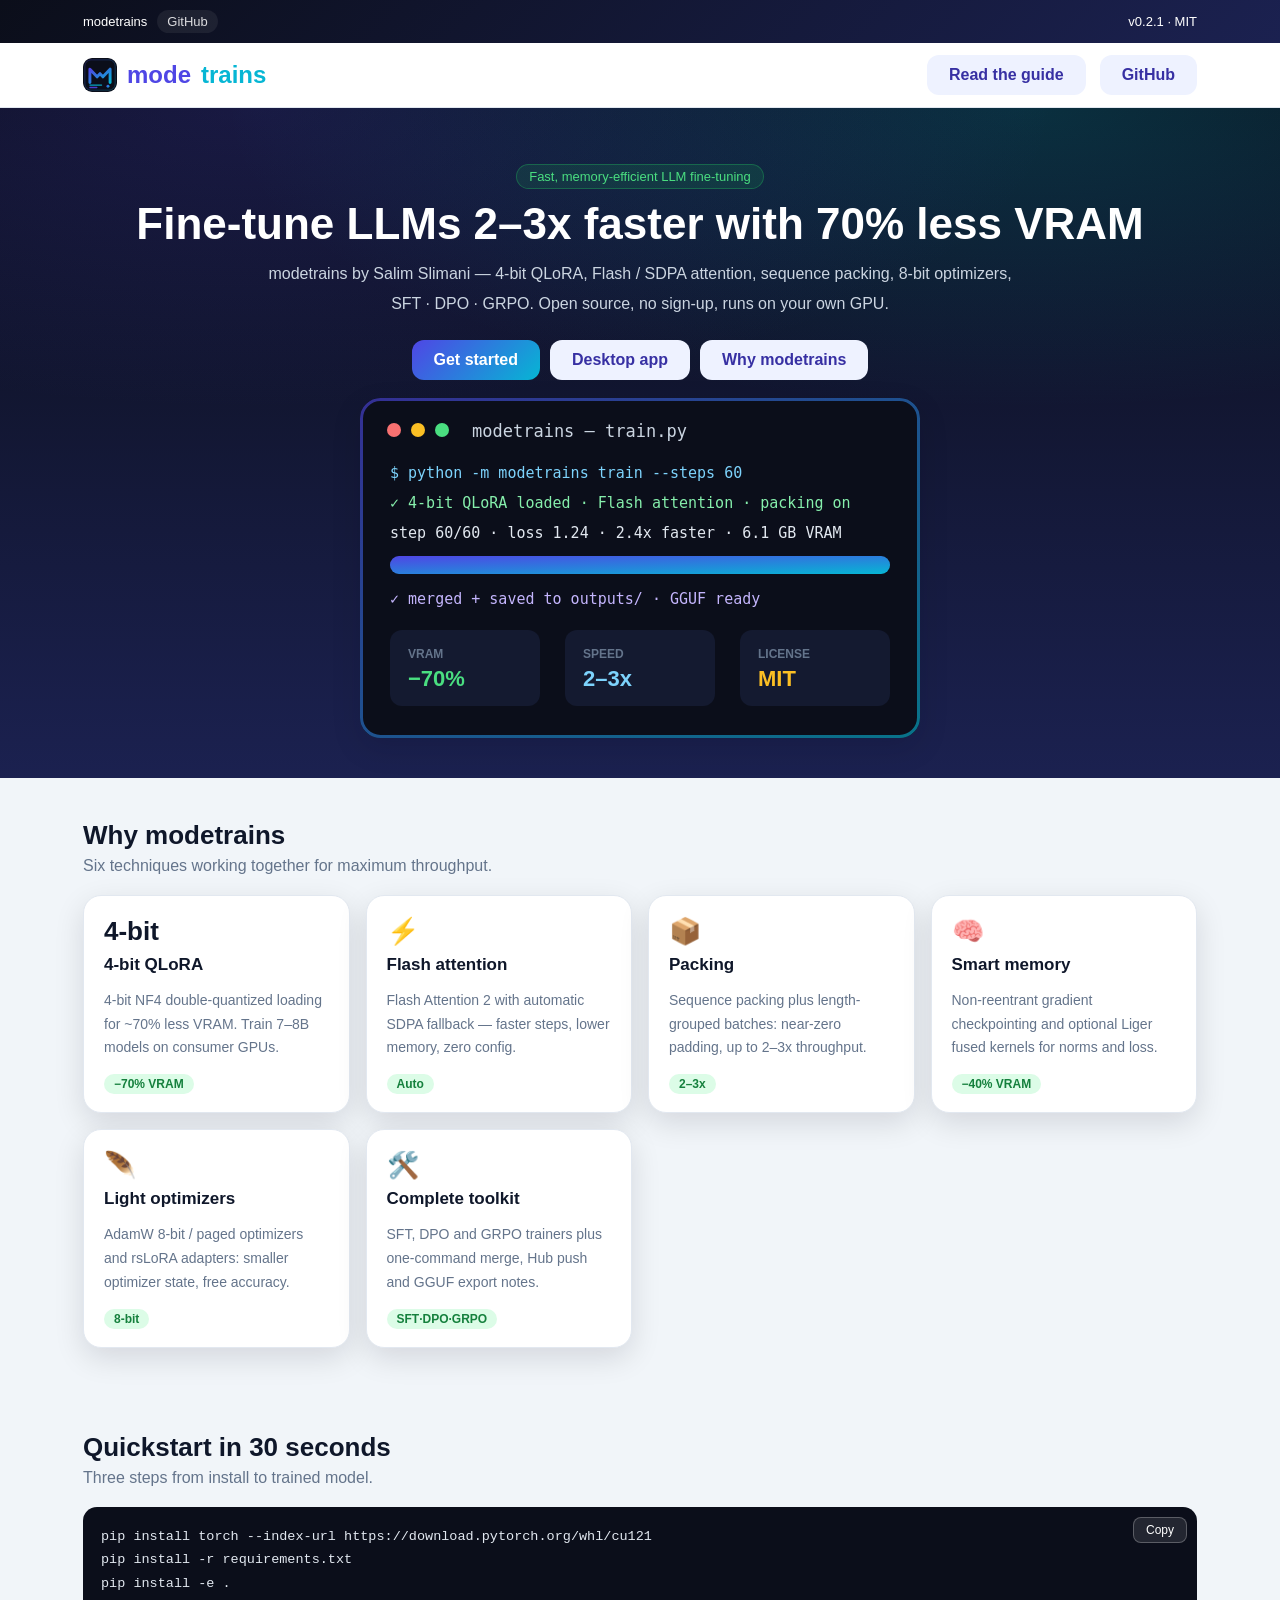
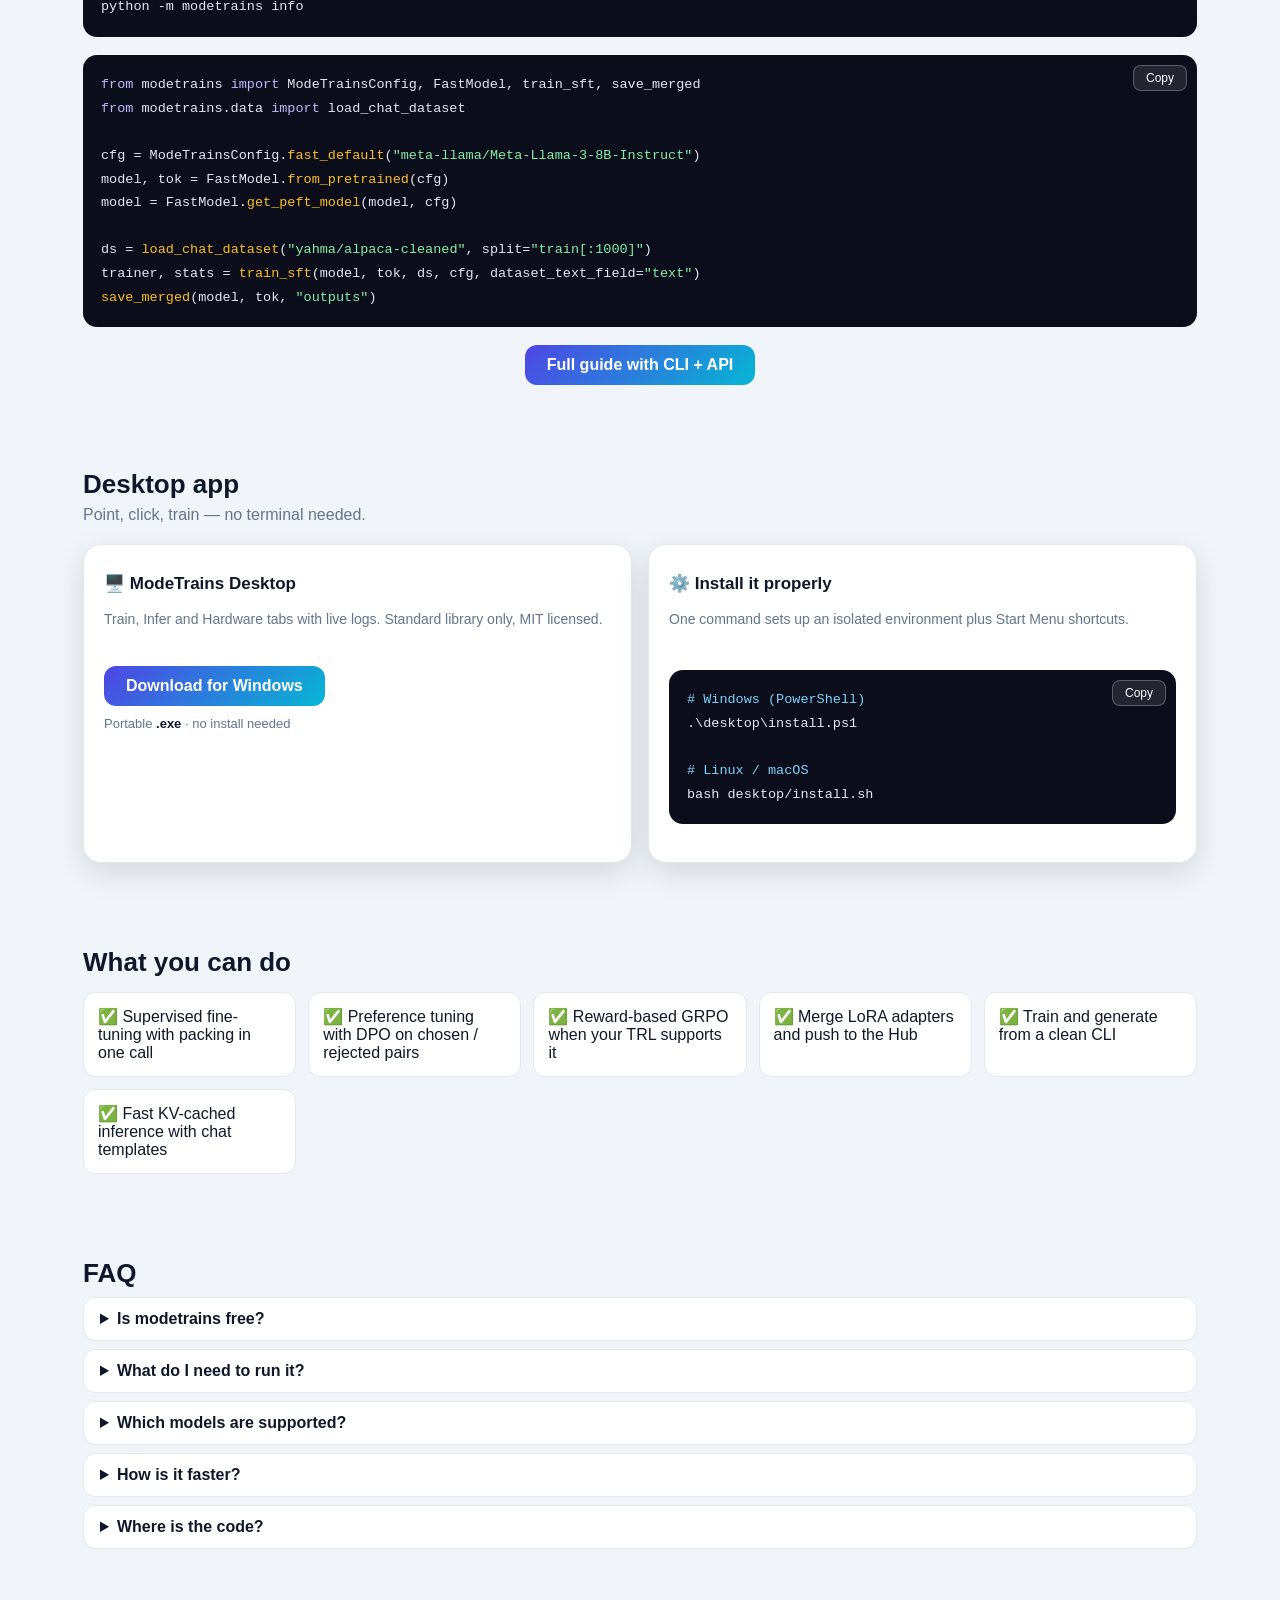
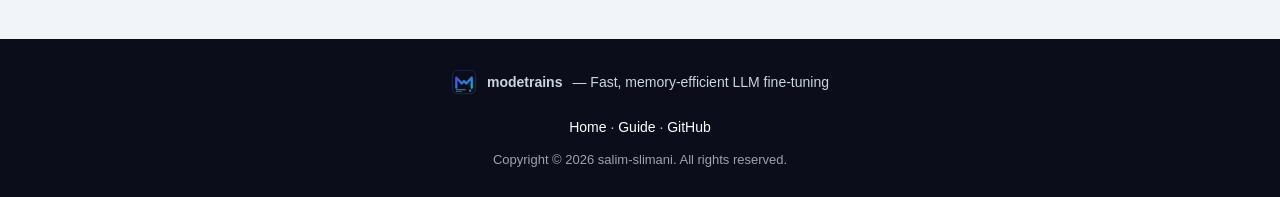
<file: docs/index.html>
<!DOCTYPE html>
<html lang="en">
<head>
<meta charset="utf-8"><meta name="viewport" content="width=device-width,initial-scale=1">
<title>modetrains — Fast, Memory-Efficient LLM Fine-Tuning</title>
<meta name="description" content="modetrains by Salim Slimani — fast, memory-efficient LLM fine-tuning. 4-bit QLoRA, Flash attention, sequence packing, SFT/DPO/GRPO.">
<link rel="icon" href="assets/logo.svg" type="image/svg+xml">
<link rel="stylesheet" href="css/style.css">
</head>
<body>
<div class="topbar"><div class="wrap">
<div class="sites"><span>modetrains</span><a href="https://github.com/salim-studio/modetrains">GitHub</a></div>
<div>v0.2.1 · MIT</div>
</div></div>
<header class="nav"><div class="wrap">
<a class="logo" href="index.html"><img src="assets/logo.svg" alt="modetrains logo">mode<span>trains</span></a>
<div class="navlinks">
<a class="btn ghost" href="guide.html">Read the guide</a>
<a class="btn ghost" href="https://github.com/salim-studio/modetrains">GitHub</a>
</div></div></header>
<section class="hero"><div class="wrap">
<span class="badge">Fast, memory-efficient LLM fine-tuning</span>
<h1>Fine-tune LLMs 2–3x faster with 70% less VRAM</h1>
<p>modetrains by Salim Slimani — 4-bit QLoRA, Flash / SDPA attention, sequence packing, 8-bit optimizers, SFT · DPO · GRPO. Open source, no sign-up, runs on your own GPU.</p>
<div style="display:flex;gap:10px;justify-content:center;flex-wrap:wrap">
<a class="btn" href="guide.html">Get started</a>
<a class="btn ghost" href="#desktop">Desktop app</a>
<a class="btn ghost" href="#why">Why modetrains</a>
</div>
<div class="brand-hero"><img src="assets/hero.svg" alt="modetrains training visual"></div>
</div></section>

<div class="wrap">
<section class="section" id="why"><h2>Why modetrains</h2><p class="sub">Six techniques working together for maximum throughput.</p><div class="grid" id="whyGrid"></div></section>
<section class="section"><h2>Quickstart in 30 seconds</h2><p class="sub">Three steps from install to trained model.</p>
<div class="codewrap"><button class="copybtn" data-copy="q1">Copy</button><pre class="code" id="q1">pip install torch --index-url https://download.pytorch.org/whl/cu121
pip install -r requirements.txt
pip install -e .
python -m modetrains info</pre></div>
<div class="codewrap"><button class="copybtn" data-copy="q2">Copy</button><pre class="code" id="q2"><span class="k">from</span> modetrains <span class="k">import</span> ModeTrainsConfig, FastModel, train_sft, save_merged
<span class="k">from</span> modetrains.data <span class="k">import</span> load_chat_dataset

cfg = ModeTrainsConfig.<span class="f">fast_default</span>(<span class="s">"meta-llama/Meta-Llama-3-8B-Instruct"</span>)
model, tok = FastModel.<span class="f">from_pretrained</span>(cfg)
model = FastModel.<span class="f">get_peft_model</span>(model, cfg)

ds = <span class="f">load_chat_dataset</span>(<span class="s">"yahma/alpaca-cleaned"</span>, split=<span class="s">"train[:1000]"</span>)
trainer, stats = <span class="f">train_sft</span>(model, tok, ds, cfg, dataset_text_field=<span class="s">"text"</span>)
<span class="f">save_merged</span>(model, tok, <span class="s">"outputs"</span>)</pre></div>
<div style="text-align:center;margin-top:18px"><a class="btn" href="guide.html">Full guide with CLI + API</a></div></section>
<section class="section" id="desktop"><h2>Desktop app</h2><p class="sub">Point, click, train — no terminal needed.</p>
<div class="grid2">
<div class="card"><h3>🖥️ ModeTrains Desktop</h3><p>Train, Infer and Hardware tabs with live logs. Standard library only, MIT licensed.</p><div style="display:flex;gap:10px;flex-wrap:wrap;margin-top:10px"><a class="btn" href="https://github.com/salim-studio/modetrains/releases/latest/download/ModeTrains.exe">Download for Windows</a></div><div class="stats"><span>Portable <b>.exe</b> · no install needed</span></div></div>
<div class="card"><h3>⚙️ Install it properly</h3><p>One command sets up an isolated environment plus Start Menu shortcuts.</p><div class="codewrap"><button class="copybtn" data-copy="d1">Copy</button><pre class="code" id="d1"><span class="c"># Windows (PowerShell)</span>
.\desktop\install.ps1

<span class="c"># Linux / macOS</span>
bash desktop/install.sh</pre></div></div>
</div></section>
<section class="section"><h2>What you can do</h2>
<div class="feat" id="feat1"></div></section>
<section class="section faq"><h2>FAQ</h2><div id="faqBox"></div></section>
</div>
<footer><div class="wrap"><div class="footer-brand"><img src="assets/logo.svg" alt="modetrains logo"><b>modetrains</b> — Fast, memory-efficient LLM fine-tuning</div><br><a href="index.html">Home</a> · <a href="guide.html">Guide</a> · <a href="https://github.com/salim-studio/modetrains">GitHub</a><br><br><span class="copyright">Copyright © 2026 salim-slimani. All rights reserved.</span></div></footer>
<script>
const WHY=[
 ["4-bit","4-bit NF4 double-quantized loading for ~70% less VRAM. Train 7–8B models on consumer GPUs.","−70% VRAM"],
 ["⚡","Flash Attention 2 with automatic SDPA fallback — faster steps, lower memory, zero config.","Auto"],
 ["📦","Sequence packing plus length-grouped batches: near-zero padding, up to 2–3x throughput.","2–3x"],
 ["🧠","Non-reentrant gradient checkpointing and optional Liger fused kernels for norms and loss.","−40% VRAM"],
 ["🪶","AdamW 8-bit / paged optimizers and rsLoRA adapters: smaller optimizer state, free accuracy.","8-bit"],
 ["🛠️","SFT, DPO and GRPO trainers plus one-command merge, Hub push and GGUF export notes.","SFT·DPO·GRPO"]
];
whyGrid.innerHTML=WHY.map(w=>`<div class="card"><h3 style="font-size:26px;margin:0">${w[0]}</h3><h3>${w[0]==="4-bit"?"4-bit QLoRA":w[0]==="⚡"?"Flash attention":w[0]==="📦"?"Packing":w[0]==="🧠"?"Smart memory":w[0]==="🪶"?"Light optimizers":"Complete toolkit"}</h3><p>${w[1]}</p><span class="pill ok">${w[2]}</span></div>`).join("");
const feats=["Supervised fine-tuning with packing in one call","Preference tuning with DPO on chosen / rejected pairs","Reward-based GRPO when your TRL supports it","Merge LoRA adapters and push to the Hub","Train and generate from a clean CLI","Fast KV-cached inference with chat templates"];
feat1.innerHTML=feats.map(f=>`<div>✅ ${f}</div>`).join("");
const faqs=[["Is modetrains free?","Yes. MIT-licensed and open source — free for personal and commercial use."],["What do I need to run it?","Python 3.9+, PyTorch, and optionally a CUDA GPU. CPU works for setup and tests."],["Which models are supported?","Any causal-LM on the Hugging Face Hub: Llama, Qwen, Gemma, Mistral and more."],["How is it faster?","4-bit loading, Flash/SDPA attention, sequence packing, checkpointing and 8-bit optimizers combine for 2–3x throughput at ~70% less VRAM."],["Where is the code?","Everything lives at github.com/salim-studio/modetrains — library, examples, tests and this site."]];
faqBox.innerHTML=faqs.map(f=>`<details><summary><b>${f[0]}</b></summary><p>${f[1]}</p></details>`).join("");
document.querySelectorAll(".copybtn").forEach(b=>b.addEventListener("click",()=>{
 navigator.clipboard.writeText(document.getElementById(b.dataset.copy).innerText);
 b.textContent="Copied!";setTimeout(()=>b.textContent="Copy",1500);
}));
</script>
</body></html>
</file>
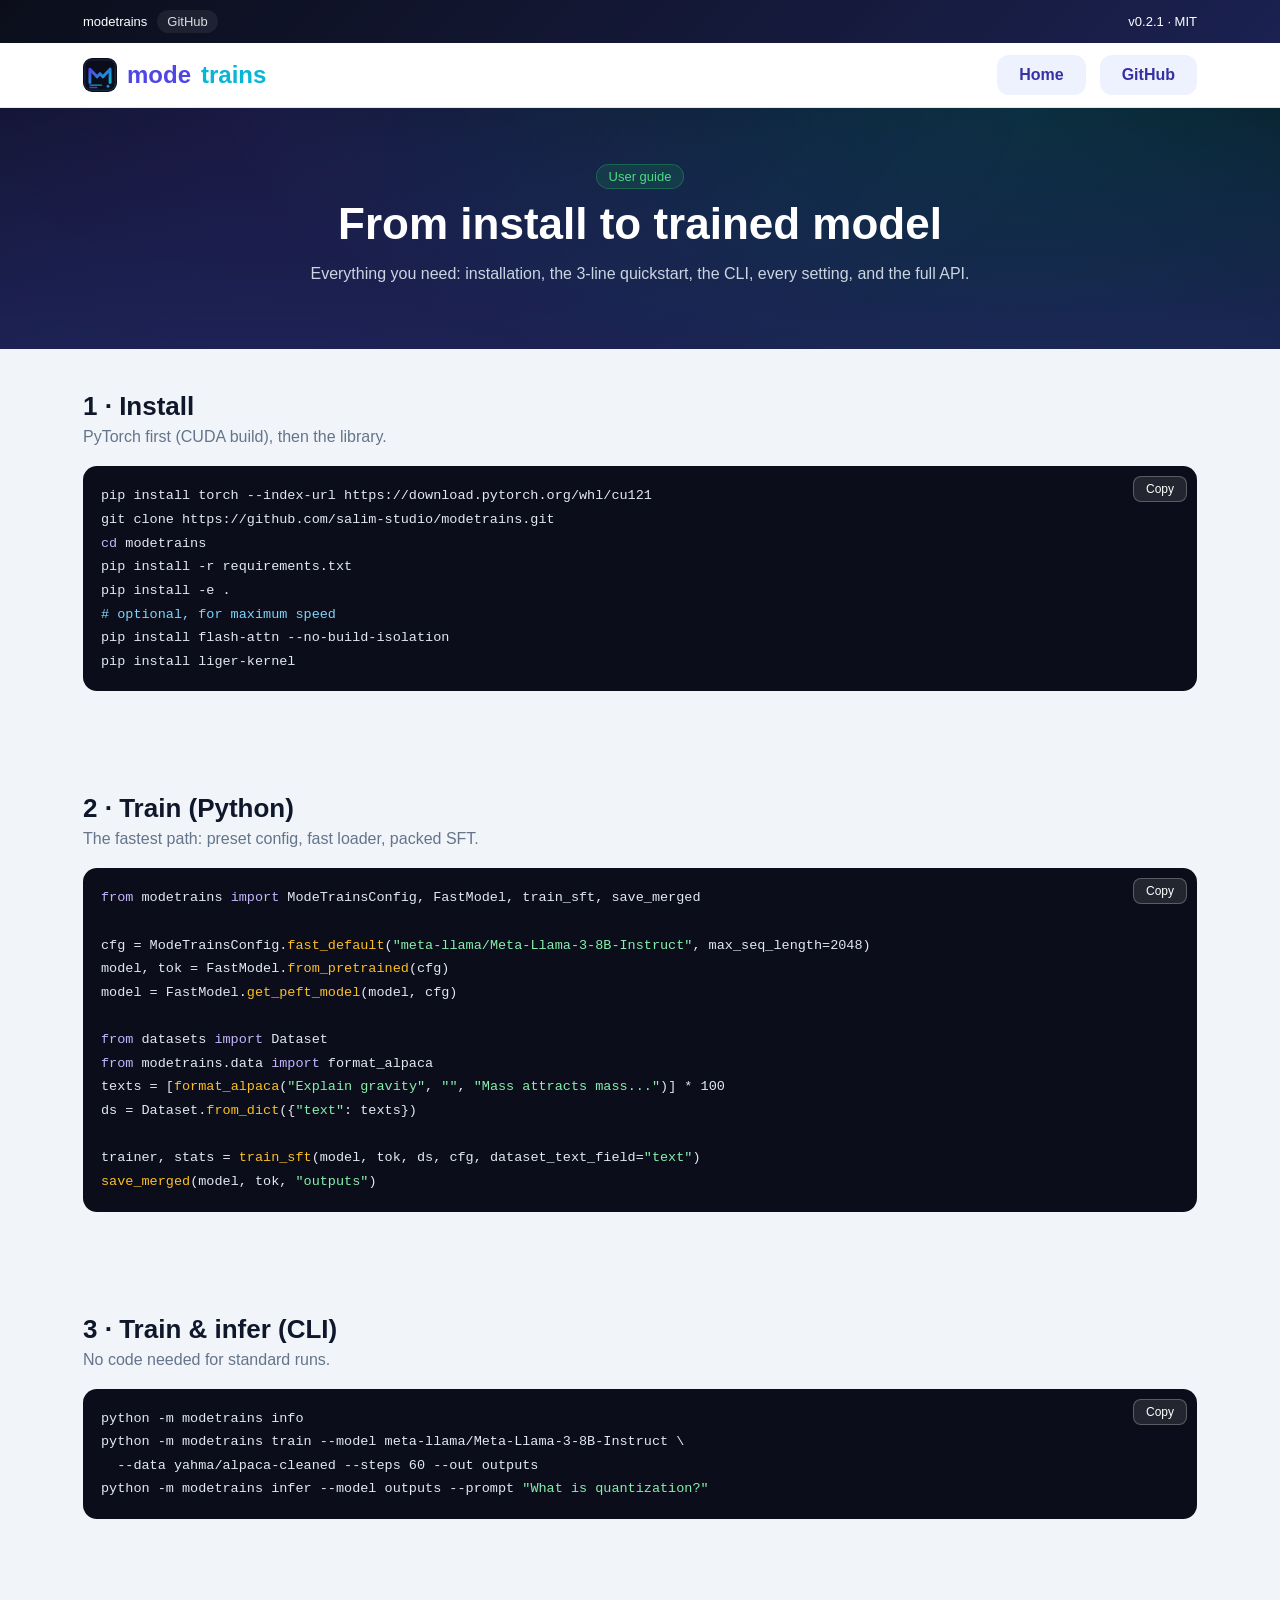
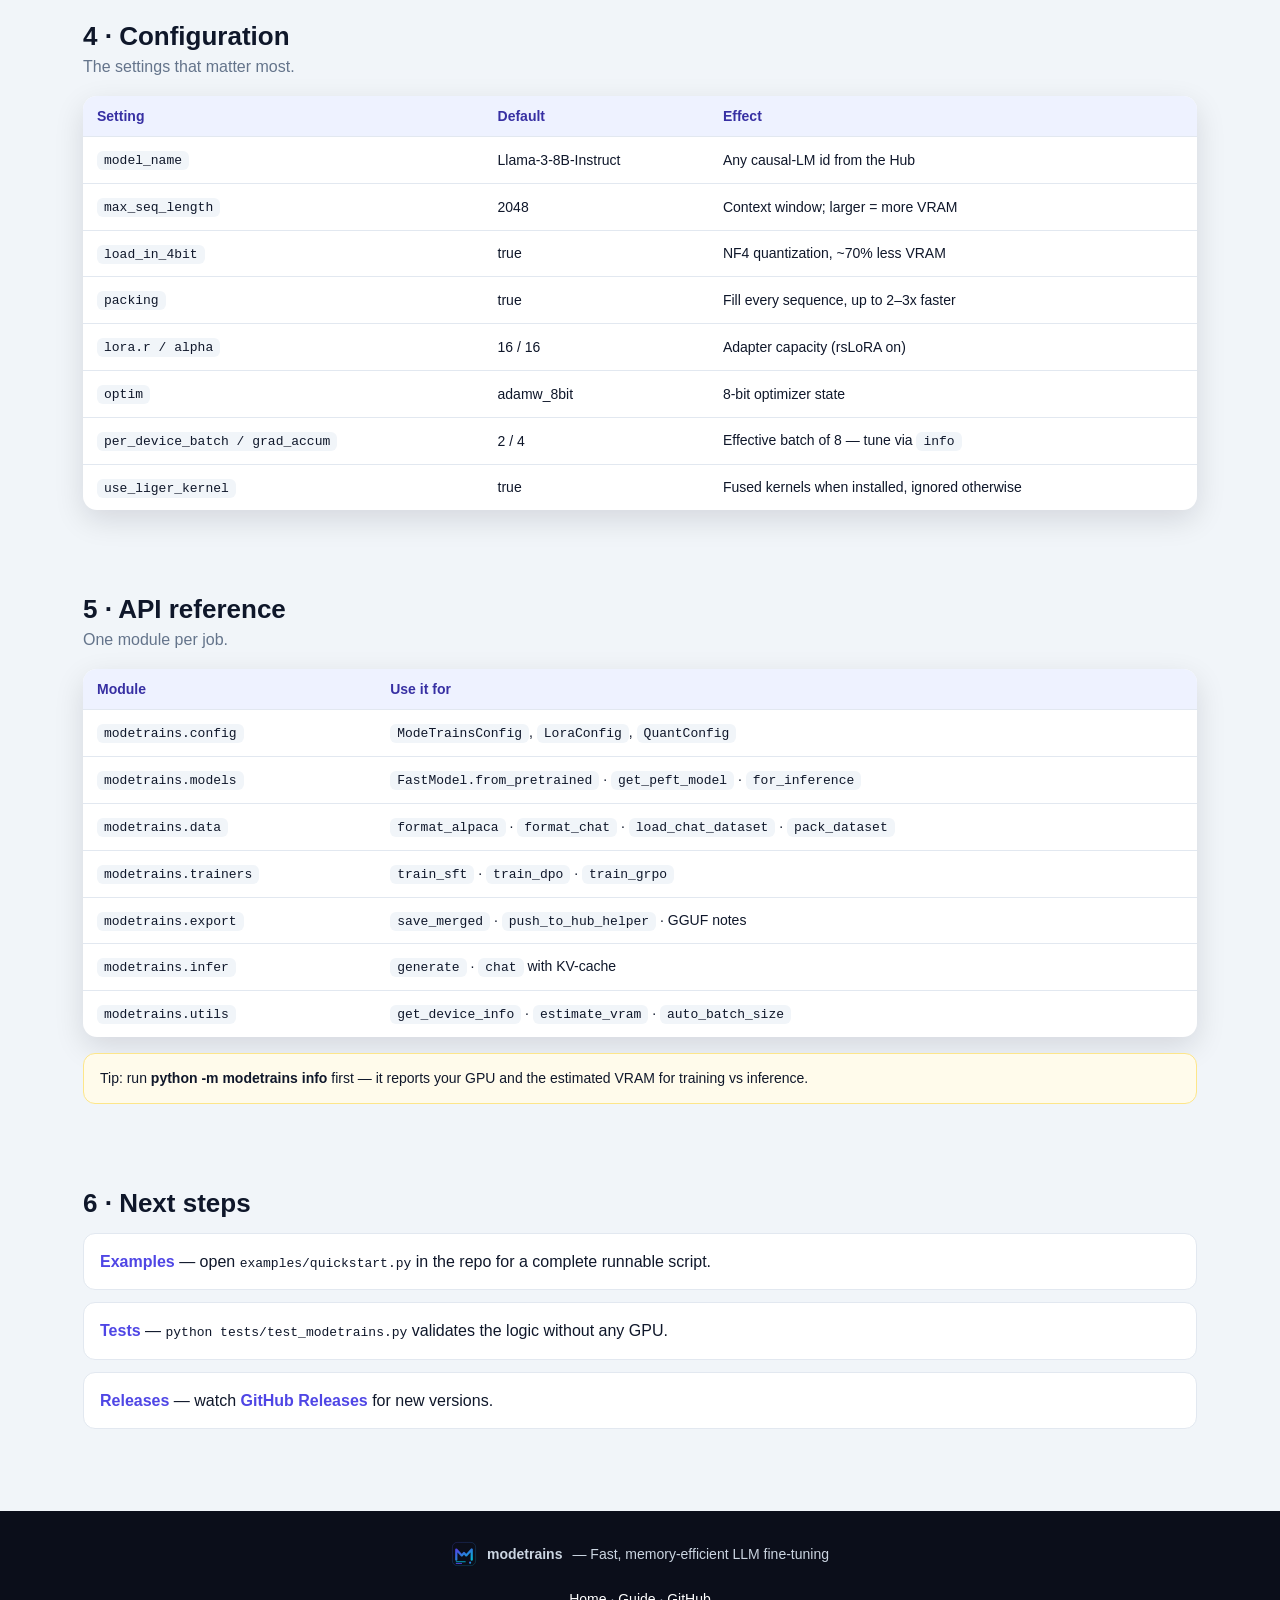
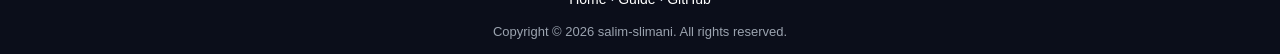
<file: docs/guide.html>
<!DOCTYPE html>
<html lang="en">
<head>
<meta charset="utf-8"><meta name="viewport" content="width=device-width,initial-scale=1">
<title>Guide — modetrains</title>
<meta name="description" content="modetrains user guide: install, quickstart, CLI, configuration and API reference.">
<link rel="icon" href="assets/logo.svg" type="image/svg+xml">
<link rel="stylesheet" href="css/style.css">
</head>
<body>
<div class="topbar"><div class="wrap">
<div class="sites"><span>modetrains</span><a href="https://github.com/salim-studio/modetrains">GitHub</a></div>
<div>v0.2.1 · MIT</div>
</div></div>
<header class="nav"><div class="wrap">
<a class="logo" href="index.html"><img src="assets/logo.svg" alt="modetrains logo">mode<span>trains</span></a>
<div class="navlinks">
<a class="btn ghost" href="index.html">Home</a>
<a class="btn ghost" href="https://github.com/salim-studio/modetrains">GitHub</a>
</div></div></header>
<section class="hero"><div class="wrap">
<span class="badge">User guide</span>
<h1>From install to trained model</h1>
<p>Everything you need: installation, the 3-line quickstart, the CLI, every setting, and the full API.</p>
</div></section>

<div class="wrap">
<section class="section"><h2>1 · Install</h2><p class="sub">PyTorch first (CUDA build), then the library.</p>
<div class="codewrap"><button class="copybtn" data-copy="g1">Copy</button><pre class="code" id="g1">pip install torch --index-url https://download.pytorch.org/whl/cu121
git clone https://github.com/salim-studio/modetrains.git
<span class="k">cd</span> modetrains
pip install -r requirements.txt
pip install -e .
<span class="c"># optional, for maximum speed</span>
pip install flash-attn --no-build-isolation
pip install liger-kernel</pre></div></section>

<section class="section"><h2>2 · Train (Python)</h2><p class="sub">The fastest path: preset config, fast loader, packed SFT.</p>
<div class="codewrap"><button class="copybtn" data-copy="g2">Copy</button><pre class="code" id="g2"><span class="k">from</span> modetrains <span class="k">import</span> ModeTrainsConfig, FastModel, train_sft, save_merged

cfg = ModeTrainsConfig.<span class="f">fast_default</span>(<span class="s">"meta-llama/Meta-Llama-3-8B-Instruct"</span>, max_seq_length=2048)
model, tok = FastModel.<span class="f">from_pretrained</span>(cfg)
model = FastModel.<span class="f">get_peft_model</span>(model, cfg)

<span class="k">from</span> datasets <span class="k">import</span> Dataset
<span class="k">from</span> modetrains.data <span class="k">import</span> format_alpaca
texts = [<span class="f">format_alpaca</span>(<span class="s">"Explain gravity"</span>, <span class="s">""</span>, <span class="s">"Mass attracts mass..."</span>)] * 100
ds = Dataset.<span class="f">from_dict</span>({<span class="s">"text"</span>: texts})

trainer, stats = <span class="f">train_sft</span>(model, tok, ds, cfg, dataset_text_field=<span class="s">"text"</span>)
<span class="f">save_merged</span>(model, tok, <span class="s">"outputs"</span>)</pre></div></section>

<section class="section"><h2>3 · Train &amp; infer (CLI)</h2><p class="sub">No code needed for standard runs.</p>
<div class="codewrap"><button class="copybtn" data-copy="g3">Copy</button><pre class="code" id="g3">python -m modetrains info
python -m modetrains train --model meta-llama/Meta-Llama-3-8B-Instruct \
  --data yahma/alpaca-cleaned --steps 60 --out outputs
python -m modetrains infer --model outputs --prompt <span class="s">"What is quantization?"</span></pre></div></section>

<section class="section"><h2>4 · Configuration</h2><p class="sub">The settings that matter most.</p>
<table class="spec">
<tr><th>Setting</th><th>Default</th><th>Effect</th></tr>
<tr><td><code>model_name</code></td><td>Llama-3-8B-Instruct</td><td>Any causal-LM id from the Hub</td></tr>
<tr><td><code>max_seq_length</code></td><td>2048</td><td>Context window; larger = more VRAM</td></tr>
<tr><td><code>load_in_4bit</code></td><td>true</td><td>NF4 quantization, ~70% less VRAM</td></tr>
<tr><td><code>packing</code></td><td>true</td><td>Fill every sequence, up to 2–3x faster</td></tr>
<tr><td><code>lora.r / alpha</code></td><td>16 / 16</td><td>Adapter capacity (rsLoRA on)</td></tr>
<tr><td><code>optim</code></td><td>adamw_8bit</td><td>8-bit optimizer state</td></tr>
<tr><td><code>per_device_batch / grad_accum</code></td><td>2 / 4</td><td>Effective batch of 8 — tune via <code>info</code></td></tr>
<tr><td><code>use_liger_kernel</code></td><td>true</td><td>Fused kernels when installed, ignored otherwise</td></tr>
</table></section>

<section class="section"><h2>5 · API reference</h2><p class="sub">One module per job.</p>
<table class="spec">
<tr><th>Module</th><th>Use it for</th></tr>
<tr><td><code>modetrains.config</code></td><td><code>ModeTrainsConfig</code>, <code>LoraConfig</code>, <code>QuantConfig</code></td></tr>
<tr><td><code>modetrains.models</code></td><td><code>FastModel.from_pretrained</code> · <code>get_peft_model</code> · <code>for_inference</code></td></tr>
<tr><td><code>modetrains.data</code></td><td><code>format_alpaca</code> · <code>format_chat</code> · <code>load_chat_dataset</code> · <code>pack_dataset</code></td></tr>
<tr><td><code>modetrains.trainers</code></td><td><code>train_sft</code> · <code>train_dpo</code> · <code>train_grpo</code></td></tr>
<tr><td><code>modetrains.export</code></td><td><code>save_merged</code> · <code>push_to_hub_helper</code> · GGUF notes</td></tr>
<tr><td><code>modetrains.infer</code></td><td><code>generate</code> · <code>chat</code> with KV-cache</td></tr>
<tr><td><code>modetrains.utils</code></td><td><code>get_device_info</code> · <code>estimate_vram</code> · <code>auto_batch_size</code></td></tr>
</table>
<div class="notice" style="margin-top:16px">Tip: run <b>python -m modetrains info</b> first — it reports your GPU and the estimated VRAM for training vs inference.</div></section>

<section class="section"><h2>6 · Next steps</h2>
<div class="steps">
<div><b>Examples</b> — open <code>examples/quickstart.py</code> in the repo for a complete runnable script.</div>
<div><b>Tests</b> — <code>python tests/test_modetrains.py</code> validates the logic without any GPU.</div>
<div><b>Releases</b> — watch <a href="https://github.com/salim-studio/modetrains/releases" style="color:#4F46E5"><b>GitHub Releases</b></a> for new versions.</div>
</div></section>
</div>
<footer><div class="wrap"><div class="footer-brand"><img src="assets/logo.svg" alt="modetrains logo"><b>modetrains</b> — Fast, memory-efficient LLM fine-tuning</div><br><a href="index.html">Home</a> · <a href="guide.html">Guide</a> · <a href="https://github.com/salim-studio/modetrains">GitHub</a><br><br><span class="copyright">Copyright © 2026 salim-slimani. All rights reserved.</span></div></footer>
<script>
document.querySelectorAll(".copybtn").forEach(b=>b.addEventListener("click",()=>{
 navigator.clipboard.writeText(document.getElementById(b.dataset.copy).innerText);
 b.textContent="Copied!";setTimeout(()=>b.textContent="Copy",1500);
}));
</script>
</body></html>
</file>
<file: docs/css/style.css>
:root{
 --bg:#0B0E1A; --bg2:#1B2150; --card:#ffffff; --ink:#0f172a; --muted:#64748b;
 --brand:#4F46E5; --brand2:#06B6D4; --ok:#16a34a; --warn:#f59e0b;
 --radius:18px; --shadow:0 10px 30px rgba(2,6,23,.12);
}
*{box-sizing:border-box}
body{margin:0;font-family:Inter,"Segoe UI",Tahoma,Arial,sans-serif;background:#f1f5f9;color:var(--ink)}
a{color:inherit;text-decoration:none}
.topbar{background:linear-gradient(135deg,var(--bg),var(--bg2));color:#fff;padding:10px 0;font-size:13px}
.wrap{max-width:1150px;margin:0 auto;padding:0 18px}
.topbar .wrap{display:flex;gap:14px;align-items:center;justify-content:space-between;flex-wrap:wrap}
.sites{display:flex;gap:10px;flex-wrap:wrap;align-items:center}
.sites a{opacity:.85;background:rgba(255,255,255,.08);padding:4px 10px;border-radius:999px}
.sites a:hover{opacity:1}
header.nav{position:sticky;top:0;z-index:20;background:#fff;border-bottom:1px solid #e2e8f0}
.nav .wrap{display:flex;align-items:center;gap:16px;padding:12px 18px}
.logo{font-weight:900;font-size:24px;color:var(--brand);display:inline-flex;align-items:center;gap:10px}
.logo span{color:var(--brand2)}
.logo img{width:34px;height:34px;border-radius:9px}
.brand-hero{display:flex;gap:26px;align-items:center;justify-content:center;flex-wrap:wrap;margin-top:18px}
.brand-hero img{width:min(560px,94%);border-radius:18px;box-shadow:var(--shadow)}
.footer-brand{display:flex;align-items:center;gap:10px;justify-content:center;margin-bottom:8px}
.footer-brand img{width:26px;height:26px;border-radius:7px}
.copyright{opacity:.75;font-size:13px}
.navlinks{display:flex;gap:14px;margin-inline-start:auto;align-items:center;flex-wrap:wrap}
.btn{display:inline-block;background:linear-gradient(135deg,var(--brand),var(--brand2));color:#fff!important;padding:11px 22px;border-radius:12px;font-weight:700;border:0;cursor:pointer}
.btn.ghost{background:#eef2ff;color:#3730a3!important}
.btn:disabled{opacity:.5;cursor:not-allowed}
.hero{background:radial-gradient(800px 300px at 20% 0%,#4F46E533,transparent),radial-gradient(800px 300px at 80% 0%,#06B6D433,transparent),linear-gradient(180deg,#0B0E1A,#1B2150);color:#fff;padding:56px 0 40px;text-align:center}
.hero h1{font-size:clamp(24px,4vw,44px);margin:10px 0}
.hero p{color:#cbd5e1;max-width:760px;margin:0 auto 20px;line-height:1.9}
.badge{display:inline-block;background:#22c55e22;color:#4ade80;border:1px solid #22c55e55;padding:4px 12px;border-radius:999px;font-size:13px}
.grid{display:grid;grid-template-columns:repeat(auto-fill,minmax(240px,1fr));gap:16px}
.card{background:var(--card);border-radius:var(--radius);box-shadow:var(--shadow);padding:20px;border:1px solid #e2e8f0;transition:.15s}
.card:hover{transform:translateY(-3px)}
.card h3{margin:8px 0;font-size:17px;text-wrap:balance}
.card p{color:var(--muted);font-size:14px;line-height:1.7;min-height:44px}
.tile{flex:none;border-radius:23%;filter:drop-shadow(0 4px 10px rgba(2,6,23,.28));display:grid;place-items:center;color:#fff;font-weight:900}
.pill{font-size:12px;background:#f1f5f9;border-radius:999px;padding:3px 10px;color:var(--muted)}
.pill.ok{background:#dcfce7;color:#15803d;font-weight:700}
.pill.new{background:#fef3c7;color:#92400e;font-weight:700}
.section{padding:42px 0}
.section h2{font-size:26px;margin:0 0 6px}
.section .sub{color:var(--muted);margin:0 0 20px}
.search{width:100%;padding:14px 18px;border-radius:14px;border:2px solid #e2e8f0;font-size:16px;margin:18px 0}
.codewrap{position:relative;margin:18px 0}
pre.code{background:#0B0E1A;color:#e2e8f0;border-radius:14px;padding:18px;overflow:auto;text-align:left;font-size:13.5px;line-height:1.75;margin:0;font-family:Consolas,Menlo,monospace}
pre.code .c{color:#7dd3fc}pre.code .k{color:#c4b5fd}pre.code .s{color:#86efac}pre.code .f{color:#fbbf24}
.copybtn{position:absolute;top:10px;right:10px;background:rgba(255,255,255,.1);color:#fff;border:1px solid rgba(255,255,255,.25);border-radius:8px;padding:5px 12px;font-size:12px;cursor:pointer}
.copybtn:hover{background:rgba(255,255,255,.22)}
table.spec{width:100%;border-collapse:collapse;background:#fff;border-radius:14px;overflow:hidden;box-shadow:var(--shadow);font-size:14px}
table.spec th{background:#eef2ff;color:#3730a3;text-align:left;padding:12px 14px}
table.spec td{padding:11px 14px;border-top:1px solid #e2e8f0;line-height:1.6}
table.spec code{background:#f1f5f9;padding:2px 7px;border-radius:6px;font-size:13px}
.grid2{display:grid;grid-template-columns:1fr 1fr;gap:16px}
@media(max-width:800px){.grid2{grid-template-columns:1fr}}
.notice{background:#fffbeb;border:1px solid #fde68a;border-radius:12px;padding:12px 16px;font-size:14px;line-height:1.8}
.stats{display:flex;gap:16px;flex-wrap:wrap;color:var(--muted);font-size:13px;margin-top:10px}
.stats b{color:var(--ink)}
footer{background:var(--bg);color:#cbd5e1;padding:30px 0;margin-top:40px;font-size:14px;text-align:center}
footer a{color:#fff}
.faq details{background:#fff;border:1px solid #e2e8f0;border-radius:12px;padding:12px 16px;margin:8px 0}
.feat{display:grid;grid-template-columns:repeat(auto-fit,minmax(200px,1fr));gap:12px;margin-top:14px}
.feat div{background:#fff;border:1px solid #e2e8f0;border-radius:12px;padding:14px}
.steps{display:grid;gap:12px;margin-top:14px}
.steps div{background:#fff;border:1px solid #e2e8f0;border-radius:12px;padding:14px 16px;line-height:1.7}
.steps b{color:var(--brand)}
@media(max-width:640px){.navlinks{width:100%}}
</file>
